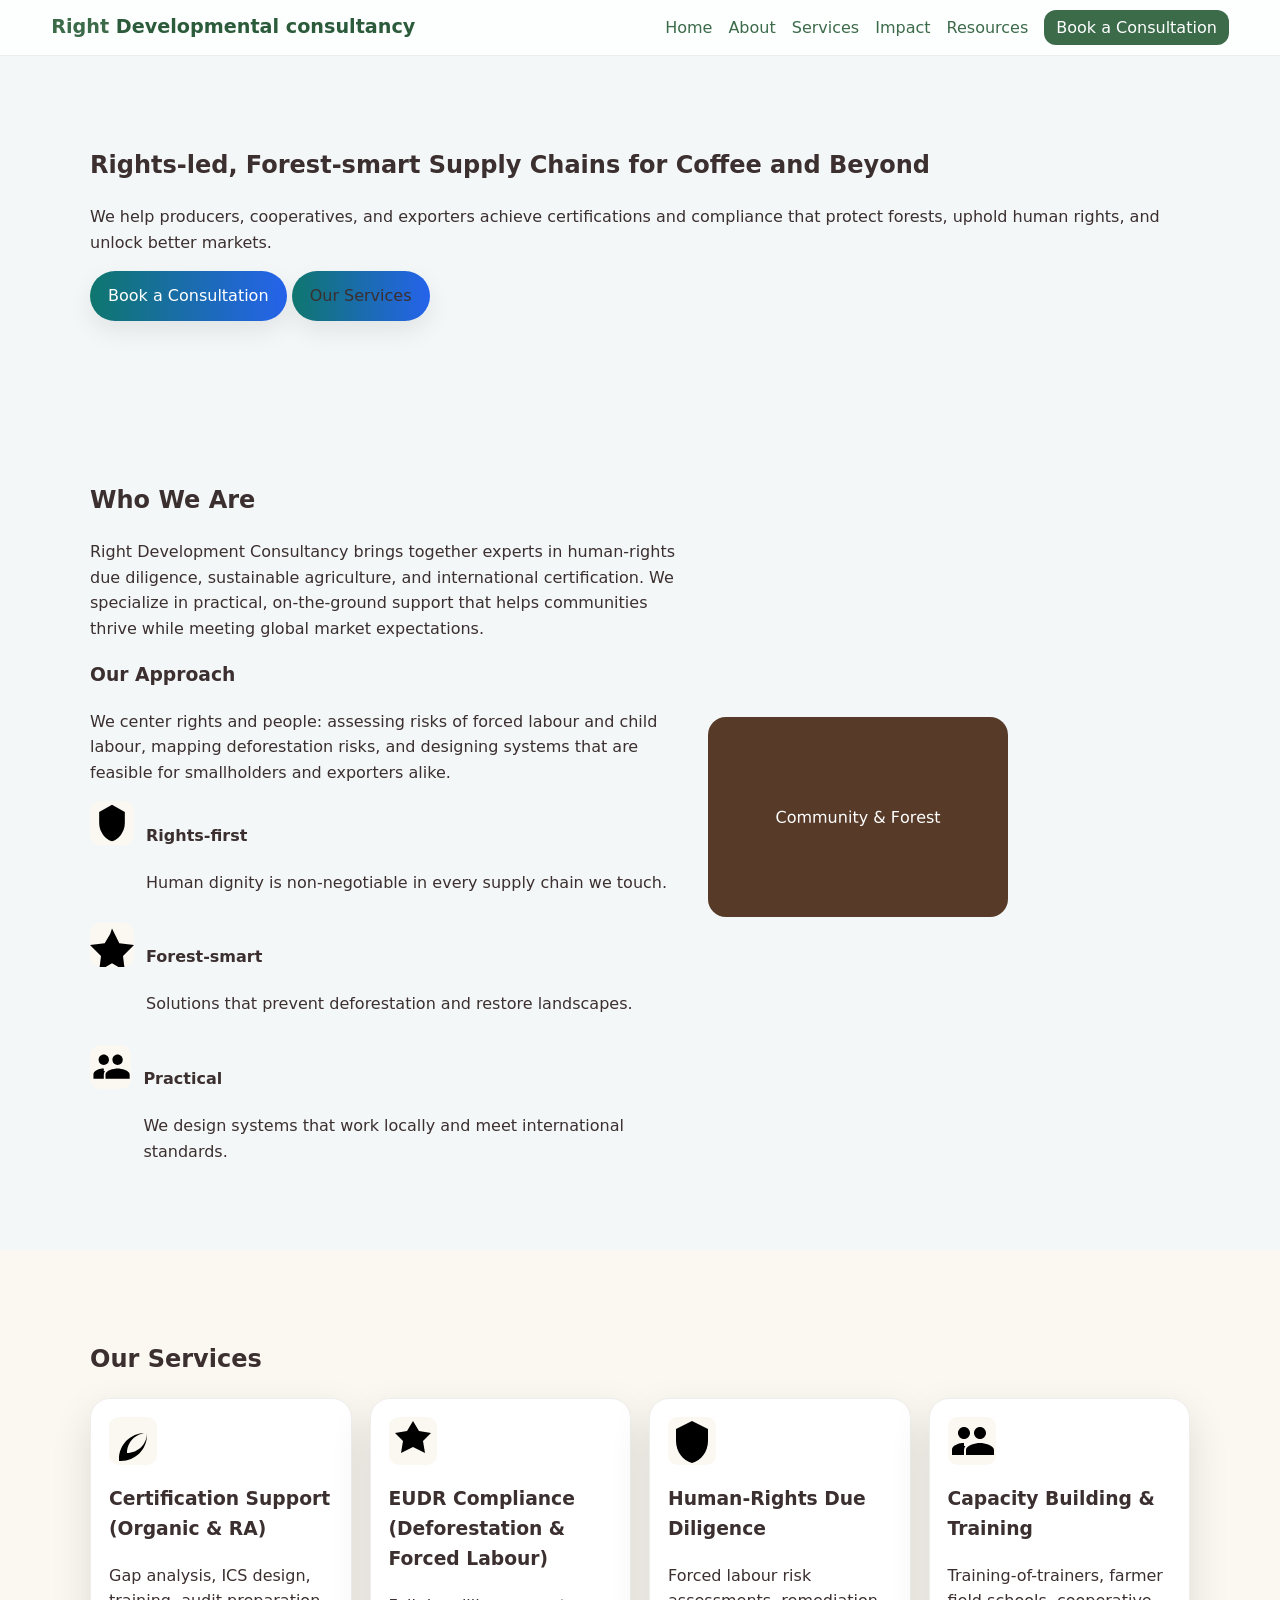
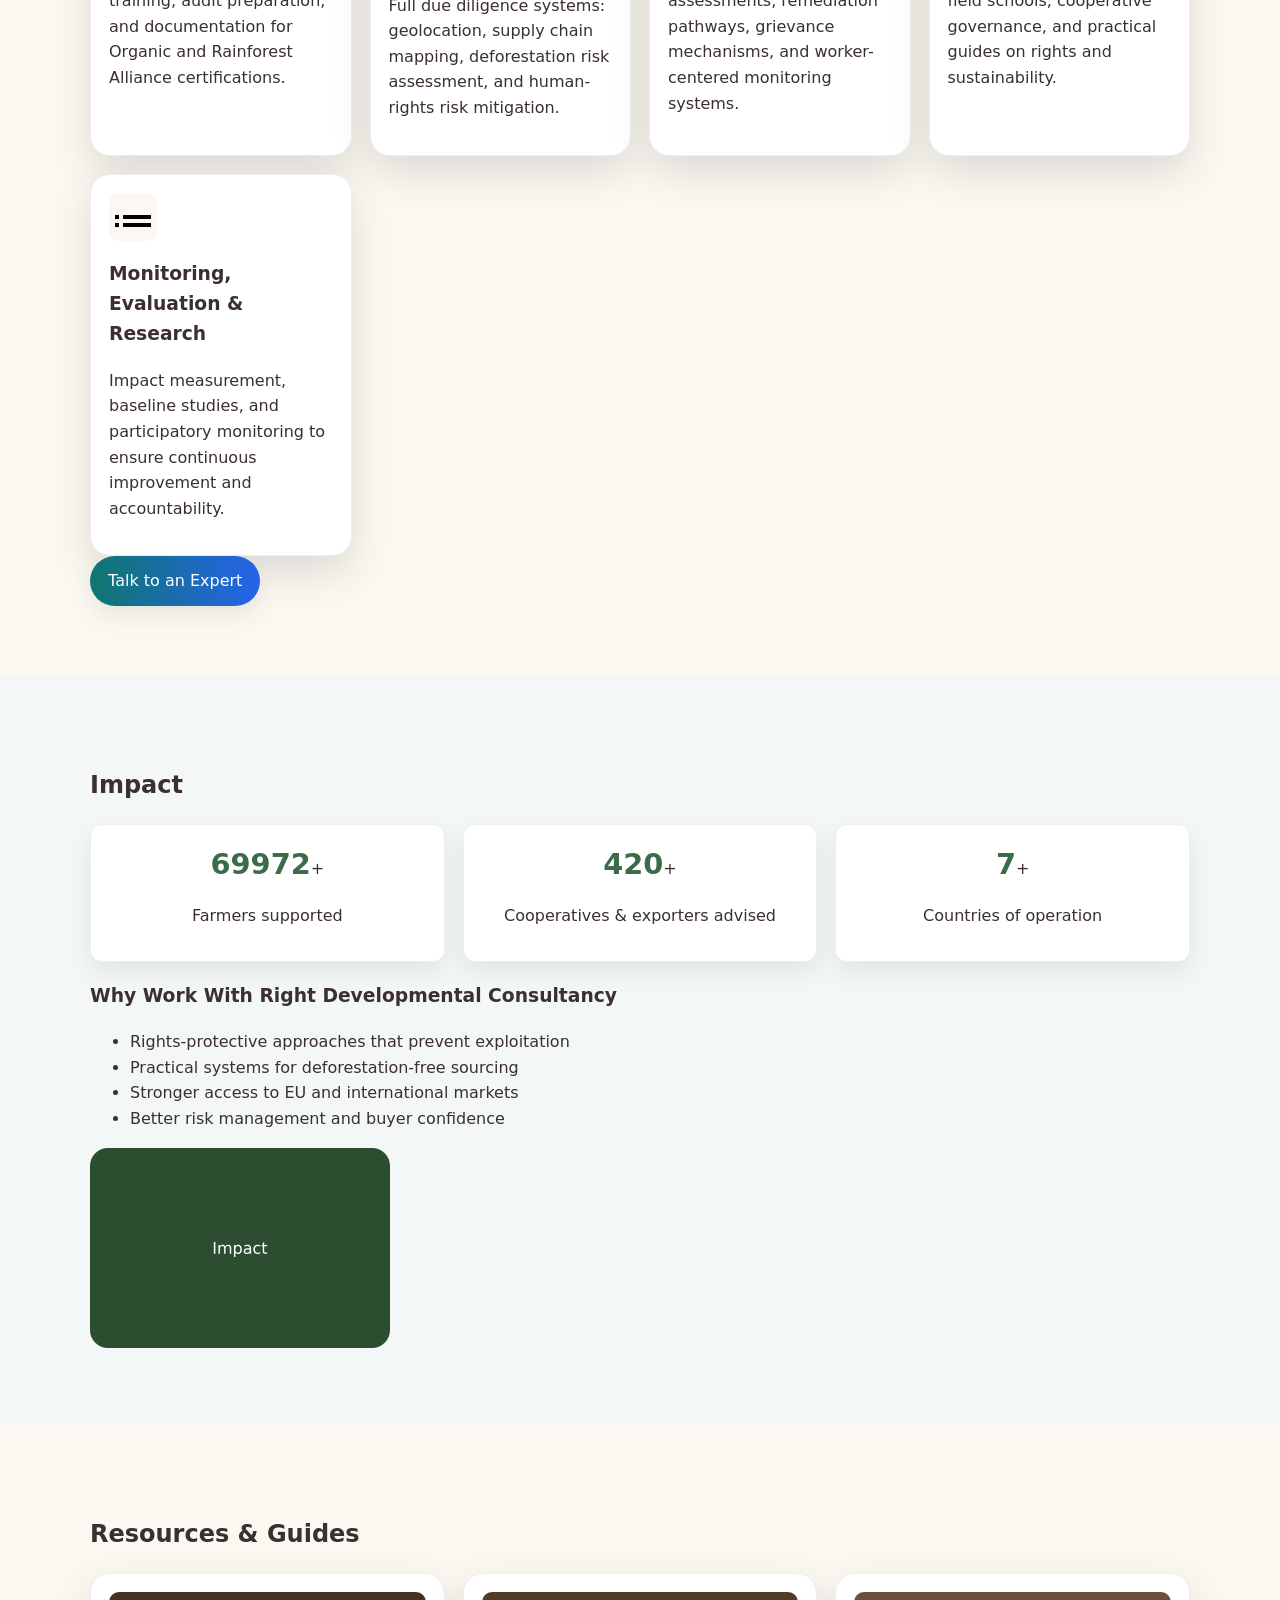
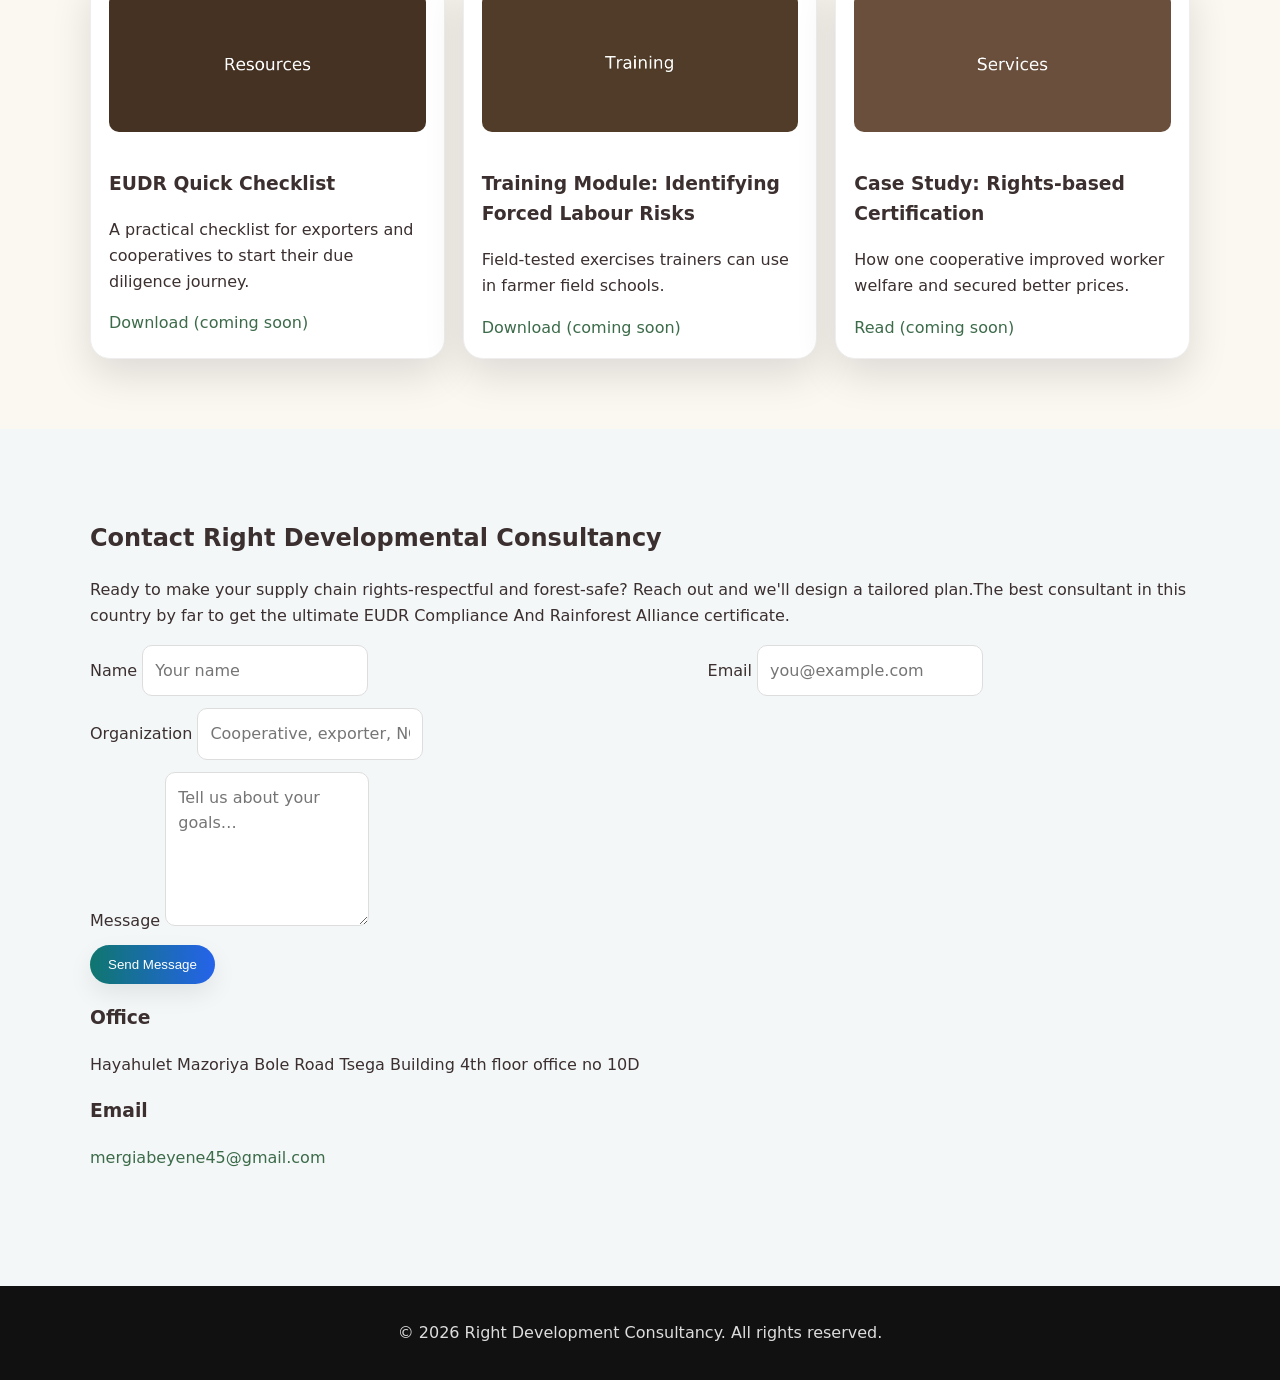
<file: index.html>
<!DOCTYPE html>
<html lang="en">
<head>
  <meta charset="utf-8" />
  <meta name="viewport" content="width=device-width, initial-scale=1" />
  <title>Right Development Consultancy — Rights-led, Forest-smart Supply Chainsand Traceability</title>
  <meta name="description" content="RightPath supports producers, cooperatives, and exporters with human-rights due diligence, EUDR compliance (deforestation & forced labour), and certification services." />
<link rel="icon" type="image/png" href="favicon.png">
  <link rel="stylesheet" href="styles.css" />
</head>
<body>
  <header class="site-header">
    <a class="logo" href="#home">Right <span> Developmental consultancy</span></a>
    <nav id="nav">
      <button id="navToggle" aria-label="Toggle navigation">☰</button>
      <ul id="navMenu">
        <li><a href="#home">Home</a></li>
        <li><a href="#about">About</a></li>
        <li><a href="#services">Services</a></li>
        <li><a href="#impact">Impact</a></li>
        <li><a href="#resources">Resources</a></li>
        <li><a href="#contact" class="cta">Book a Consultation</a></li>
      </ul>
    </nav>
  </header>

  <main id="home">
    <section class="kane">
      <div class="kane-content container">
        <h1>Rights-led, Forest-smart Supply Chains for Coffee and Beyond</h1>
        <p>We help producers, cooperatives, and exporters achieve certifications and compliance that protect forests, uphold human rights, and unlock better markets.</p>
        <div class="kane-actions">
          <a href="#contact" class="btn primary">Book a Consultation</a>
          <a href="#services" class="btn ghost">Our Services</a>
        </div>
      </div>
    </section>

    <section id="about" class="container section">
      <div class="grid two">
        <div class="text">
          <h2>Who We Are</h2>
          <p>Right Development Consultancy brings together experts in human-rights due diligence, sustainable agriculture, and international certification. We specialize in practical, on-the-ground support that helps communities thrive while meeting global market expectations.</p>
          <h3>Our Approach</h3>
          <p>We center rights and people: assessing risks of forced labour and child labour, mapping deforestation risks, and designing systems that are feasible for smallholders and exporters alike.</p>
          <div class="values">
            <div class="value">
              <div class="icon" aria-hidden="true"><svg viewBox="0 0 24 24"><path d="M12 2l7 4v6c0 5-3.5 9-7 10-3.5-1-7-5-7-10V6l7-4z"/></svg></div>
              <div><h4>Rights-first</h4><p>Human dignity is non-negotiable in every supply chain we touch.</p></div>
            </div>
            <div class="value">
              <div class="icon" aria-hidden="true"><svg viewBox="0 0 24 24"><path d="M12 3l4 8 8 1-6 6 1 8-7-4-7 4 1-8-6-6 8-1 3-5z"/></svg></div>
              <div><h4>Forest-smart</h4><p>Solutions that prevent deforestation and restore landscapes.</p></div>
            </div>
            <div class="value">
              <div class="icon" aria-hidden="true"><svg viewBox="0 0 24 24"><path d="M16 11c1.66 0 3-1.34 3-3s-1.34-3-3-3-3 1.34-3 3 1.34 3 3 3zM8 11c1.66 0 3-1.34 3-3S9.66 5 8 5 5 6.34 5 8s1.34 3 3 3zm8 2c-2.33 0-7 1.17-7 3.5V19h14v-2.5C23 14.17 18.33 13 16 13zM8 13c-.29 0-.62.02-.97.05C5.22 13.25 2 14.23 2 16.5V19h6v-2.5c0-.7.24-1.33.67-1.88-.2-.04-.43-.12-.67-.12z"/></svg></div>
              <div><h4>Practical</h4><p>We design systems that work locally and meet international standards.</p></div>
            </div>
          </div>
        </div>
        <div class="media">
          <img src="about.jpg" alt="Community engagement" width="300" height="200">
        </div>
      </div>
    </section>

    <section id="services" class="section alt">
      <div class="container">
        <h2>Our Services</h2>
        <div class="cards">
          <article class="card">
            <div class="card-icon"><svg viewBox="0 0 24 24"><path d="M5 21c0-7.18 5.82-13 13-13h1v1C19 16.18 13.18 22 6 22H5v-1zM19 8c-5.52 0-10 4.48-10 10 5.52 0 10-4.48 10-10z"/></svg></div>
            <h3>Certification Support (Organic & RA)</h3>
            <p>Gap analysis, ICS design, training, audit preparation, and documentation for Organic and Rainforest Alliance certifications.</p>
          </article>
          <article class="card">
            <div class="card-icon"><svg viewBox="0 0 24 24"><path d="M12 2l3 5 6 1-4 4 1 6-6-3-6 3 1-6-4-4 6-1 3-5z"/></svg></div>
            <h3>EUDR Compliance (Deforestation & Forced Labour)</h3>
            <p>Full due diligence systems: geolocation, supply chain mapping, deforestation risk assessment, and human-rights risk mitigation.</p>
          </article>
          <article class="card">
            <div class="card-icon"><svg viewBox="0 0 24 24"><path d="M12 2l8 4v6c0 5.25-3.4 9.85-8 11-4.6-1.15-8-5.75-8-11V6l8-4z"/></svg></div>
            <h3>Human-Rights Due Diligence</h3>
            <p>Forced labour risk assessments, remediation pathways, grievance mechanisms, and worker-centered monitoring systems.</p>
          </article>
          <article class="card">
            <div class="card-icon"><svg viewBox="0 0 24 24"><path d="M16 11c1.66 0 3-1.34 3-3s-1.34-3-3-3-3 1.34-3 3 1.34 3 3 3zM8 11c1.66 0 3-1.34 3-3S9.66 5 8 5 5 6.34 5 8s1.34 3 3 3zm8 2c-2.33 0-7 1.17-7 3.5V19h14v-2.5C23 14.17 18.33 13 16 13zM8 13c-.29 0-.62.02-.97.05C5.22 13.25 2 14.23 2 16.5V19h6v-2.5c0-.7.24-1.33.67-1.88-.2-.04-.43-.12-.67-.12z"/></svg></div>
            <h3>Capacity Building & Training</h3>
            <p>Training-of-trainers, farmer field schools, cooperative governance, and practical guides on rights and sustainability.</p>
          </article>
          <article class="card">
            <div class="card-icon"><svg viewBox="0 0 24 24"><path d="M3 13h2v-2H3v2zm0 4h2v-2H3v2zm4-4h14v-2H7v2zm0 4h14v-2H7v2z"/></svg></div>
            <h3>Monitoring, Evaluation & Research</h3>
            <p>Impact measurement, baseline studies, and participatory monitoring to ensure continuous improvement and accountability.</p>
          </article>
        </div>
        <div class="services-cta"><a href="#contact" class="btn primary">Talk to an Expert</a></div>
      </div>
    </section>

    <section id="impact" class="section">
      <div class="container">
        <h2>Impact</h2>
        <div class="grid three stats">
          <div class="stat"><span class="count" data-target="100000">0</span><span class="unit">+</span><p>Farmers supported</p></div>
          <div class="stat"><span class="count" data-target="600">0</span><span class="unit">+</span><p>Cooperatives & exporters advised</p></div>
          <div class="stat"><span class="count" data-target="7">0</span><span class="unit">+</span><p>Countries of operation</p></div>
        </div>
        <div class="benefits">
          <h3>Why Work With Right Developmental Consultancy</h3>
          <ul>
            <li>Rights-protective approaches that prevent exploitation</li>
            <li>Practical systems for deforestation-free sourcing</li>
            <li>Stronger access to EU and international markets</li>
            <li>Better risk management and buyer confidence</li>
          </ul>
        </div>
        <img class="wide" src="impact.jpg" alt="Community and forest image"width="300" height="200">
      </div>
    </section>

    <section id="resources" class="section alt">
      <div class="container">
        <h2>Resources & Guides</h2>
        <div class="cards">
          <article class="card post"><img src="resources.jpg" alt="Checklist"><div class="post-body"><h3>EUDR Quick Checklist</h3><p>A practical checklist for exporters and cooperatives to start their due diligence journey.</p><a class="post-link" href="#" aria-disabled="true">Download (coming soon)</a></div></article>
          <article class="card post"><img src="training.jpg" alt="Training"><div class="post-body"><h3>Training Module: Identifying Forced Labour Risks</h3><p>Field-tested exercises trainers can use in farmer field schools.</p><a class="post-link" href="#" aria-disabled="true">Download (coming soon)</a></div></article>
          <article class="card post"><img src="services.jpg" alt="Research"><div class="post-body"><h3>Case Study: Rights-based Certification</h3><p>How one cooperative improved worker welfare and secured better prices.</p><a class="post-link" href="#" aria-disabled="true">Read (coming soon)</a></div></article>
        </div>
      </div>
    </section>

    <section id="contact" class="section">
      <div class="container">
        <h2>Contact Right Developmental Consultancy</h2>
        <p>Ready to make your supply chain rights-respectful and forest-safe? Reach out and we'll design a tailored plan.The best consultant in this country by far to get the ultimate EUDR Compliance And Rainforest Alliance certificate.</p>
        <form id="contactForm" novalidate>
          <div class="grid two">
            <label> Name <input type="text" name="name" required placeholder="Your name" /></label>
            <label> Email <input type="email" name="email" required placeholder="you@example.com" /></label>
          </div>
          <label> Organization <input type="text" name="org" placeholder="Cooperative, exporter, NGO..." /></label>
          <label> Message <textarea name="message" rows="5" required placeholder="Tell us about your goals…"></textarea></label>
          <div class="actions"><button type="submit" class="btn primary">Send Message</button><span id="formStatus" role="status" aria-live="polite"></span></div>
        </form>
        <div class="contact-details">
          <div><h3>Office</h3><p>Hayahulet Mazoriya Bole Road Tsega Building 4th floor office no 10D</p></div>
          <div><h3>Email</h3><p><a href="mailto:Mergiabeyene45@gmail.com">mergiabeyene45@gmail.com</a></p></div>
        </div>
      </div>
    </section>
  </main>

  <footer class="site-footer"><div class="container"><p>© <span id="year"></span> Right Development Consultancy. All rights reserved.</p></div></footer>
  <script src="script.js"></script>
</body>
</html>
</file>
<file: styles.css>
:root{
  --accent:#3c6b4a;
  --deep:#3b2f2f;
  --cream:#fbf7f1;
  --muted:#7a6b60;
  --radius:14px;
  --shadow: 0 10px 25px rgba(0,0,0,.08);
}
*{box-sizing:border-box}html,body{margin:0;padding:0}
body{
  font-family: Inter, ui-sans-serif, system-ui, -apple-system, "Segoe UI", Roboto, "Noto Sans";
  color:var(--deep);background:#fff;line-height:1.6;
}
.container{width:min(1100px,92%);margin:0 auto}
a{color:var(--accent);text-decoration:none}
.logo{font-weight:800;font-size:1.2rem;color:var(--accent)}
.logo span{color:#2b5b3a}

/* Header */
.site-header{position:sticky;top:0;z-index:60;background:#ffffffcc;backdrop-filter:blur(6px);display:flex;align-items:center;justify-content:space-between;padding:12px 4%;border-bottom:1px solid #eee}
#navMenu{display:flex;gap:16px;list-style:none;margin:0;padding:0;align-items:center}
#navToggle{display:none;font-size:1.6rem;background:none;border:none;cursor:pointer}
#navMenu a.cta{background:var(--accent);color:#fff;padding:8px 12px;border-radius:12px}

/* Hero */
/* ===== HERO CLEANUP ===== */

.hero {
    min-height: 520px;
    padding: 90px 24px;
    display: flex;
    align-items: center;
    justify-content: center;
    text-align: center;
    overflow: hidden;
    position: relative;
}

.hero-content {
    width: 100%;
    max-width: 1000px;
    margin: 0 auto;
    position: relative;
    z-index: 2;
}

.hero h1 {
    font-size: clamp(2rem, 4vw, 3.4rem);
    line-height: 1.15;
    max-width: 950px;
    margin: 0 auto 20px;
    text-align: center;
}

.hero p {
    max-width: 780px;
    margin: 0 auto 30px;
    line-height: 1.6;
    text-align: center;
}

.hero .buttons,
.hero .hero-buttons {
    display: flex;
    justify-content: center;
    align-items: center;
    gap: 14px;
    flex-wrap: wrap;
}

/* Remove the oversized decorative background text */
.hero-bg-text,
.hero-background-text,
.hero::before {
    display: none !important;
}

/* Keep buttons neat */
.hero a,
.hero button {
    white-space: nowrap;
}

/* Mobile */
@media (max-width: 700px) {
    .hero {
        min-height: 480px;
        padding: 70px 18px;
    }

    .hero h1 {
        font-size: 2rem;
    }

    .hero p {
        font-size: 0.95rem;
    }
}
.hero{position:relative;min-height:68vh;display:grid;place-items:center}
.hero-img{position:absolute;inset:0;width:100%;height:100%;object-fit:cover;filter:brightness(.55);border-bottom-left-radius:18px;border-bottom-right-radius:18px}
.hero-content{position:relative;color:#fff;text-align:center;padding:24px}
.hero-content h1{font-size:clamp(1.6rem,3vw+1rem,2.8rem);margin-bottom:8px}
.hero-actions{display:flex;gap:12px;justify-content:center;flex-wrap:wrap}

/* Buttons */
.btn{display:inline-block;padding:12px 18px;border-radius:12px;box-shadow:var(--shadow);border:0;cursor:pointer}
.btn.primary{background:var(--accent);color:#fff}
.btn.ghost{background:rgba(255,255,255,0.85);color:var(--deep)}

/* Layouts */
.section{padding:64px 0}
.section.alt{background:var(--cream)}
.grid.two{display:grid;grid-template-columns:1.1fr .9fr;gap:28px;align-items:center}
.grid.three{display:grid;grid-template-columns:repeat(3,1fr);gap:18px}

/* Cards */
.cards{display:grid;grid-template-columns:repeat(auto-fit,minmax(240px,1fr));gap:18px}
.card{background:#fff;border-radius:14px;padding:18px;border:1px solid #eee;box-shadow:var(--shadow)}
.card-icon{width:48px;height:48px;border-radius:10px;background:var(--cream);display:grid;place-items:center;margin-bottom:12px}

/* Values */
.values{display:grid;gap:12px;margin-top:12px}
.value{display:flex;gap:12px;align-items:flex-start}
.value .icon{width:44px;height:44px;border-radius:10px;background:var(--cream);display:grid;place-items:center}

/* Stats */
.stats .stat{background:#fff;border:1px solid #eee;border-radius:12px;padding:16px;text-align:center;box-shadow:var(--shadow)}
.stat .count{font-size:1.8rem;font-weight:800;color:var(--accent)}

/* Posts */
.post img{width:100%;height:140px;object-fit:cover;border-radius:10px}
.post-body{padding-top:10px}

/* Contact */
#contactForm{display:grid;gap:12px}
input,textarea{font:inherit;padding:12px;border:1px solid #ddd;border-radius:10px}
input:focus,textarea:focus{outline:2px solid var(--accent)}

/* Footer */
.site-footer{background:#111;color:#ddd;padding:18px 0;margin-top:30px;text-align:center}

/* Responsive */
@media (max-width:900px){
  .grid.two{grid-template-columns:1fr}
  #navToggle{display:inline-block}
  #navMenu{position:absolute;top:64px;right:16px;flex-direction:column;background:#fff;border:1px solid #eee;border-radius:12px;padding:8px;display:none}
  #navMenu.show{display:flex}
}

body{background:#f4f7f8}
header{position:sticky;top:0;backdrop-filter:blur(12px);background:rgba(255,255,255,.8)!important;border-bottom:1px solid #e5e7eb}
.hero{background:linear-gradient(135deg,#0f766e,#2563eb)!important;color:white;border-radius:0 0 32px 32px}
.card,.service-card,.feature,.box{border-radius:20px!important;box-shadow:0 16px 40px rgba(0,0,0,.12)!important;transition:.3s}
.card:hover,.service-card:hover,.feature:hover,.box:hover{transform:translateY(-8px)}
button,.btn{border-radius:999px!important;background:linear-gradient(90deg,#0f766e,#2563eb)!important}
section{padding-top:70px!important;padding-bottom:70px!important}
img{border-radius:18px}
</file>
